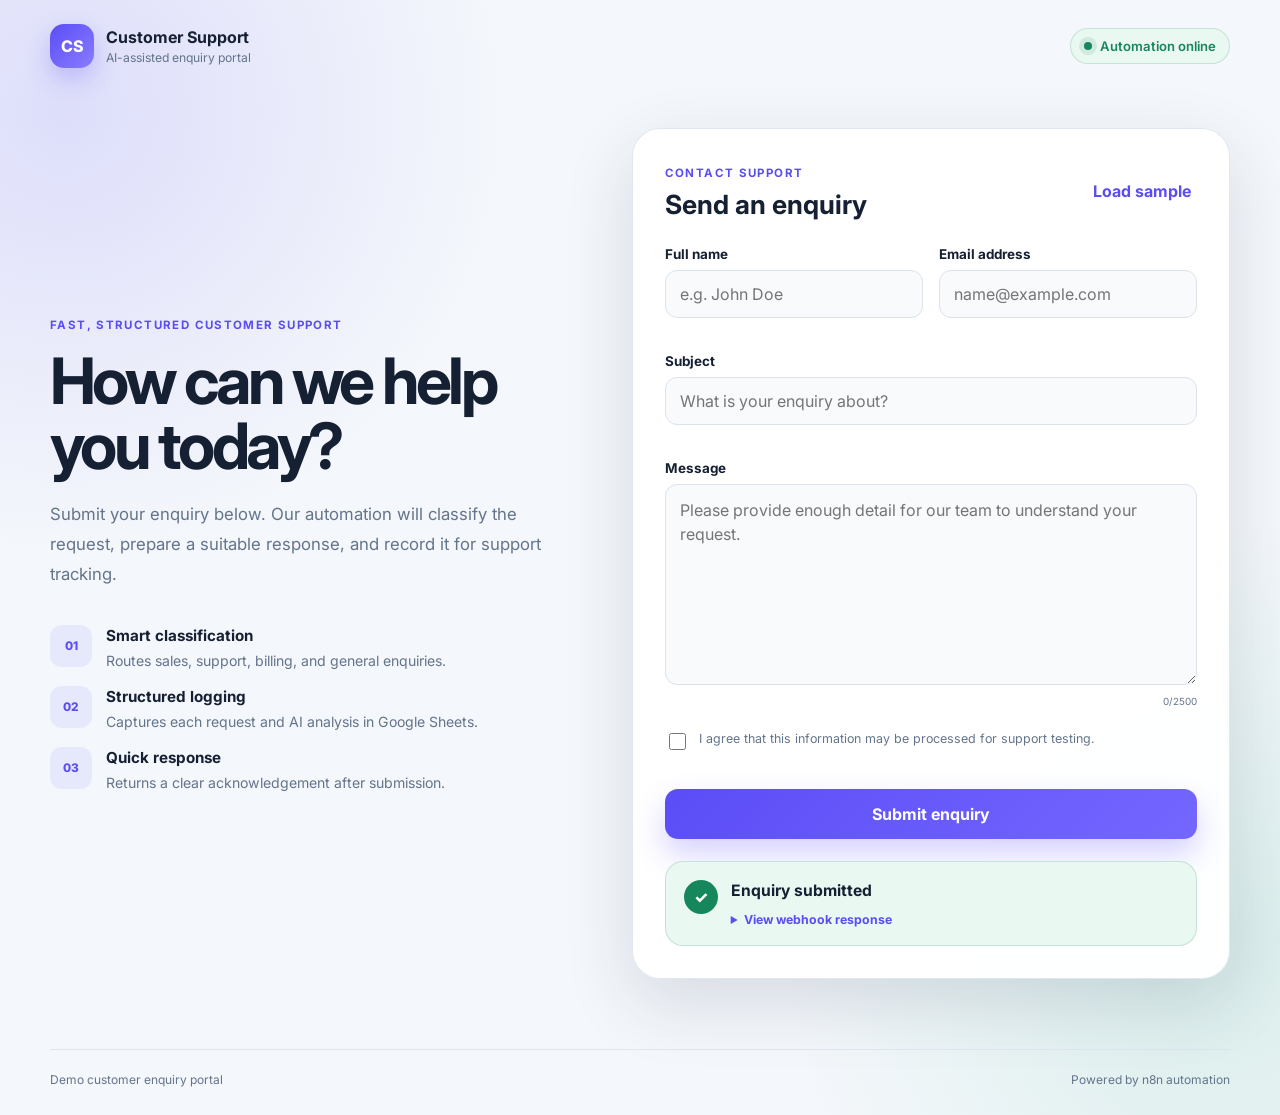
<file: index.html>
<!DOCTYPE html>
<html lang="en">
<head>
  <meta charset="UTF-8" />
  <meta name="viewport" content="width=device-width, initial-scale=1.0" />
  <meta name="description" content="Customer enquiry form for testing an n8n AI customer support webhook." />
  <title>Customer Support | Enquiry Portal</title>
  <link rel="preconnect" href="https://fonts.googleapis.com" />
  <link rel="preconnect" href="https://fonts.gstatic.com" crossorigin />
  <link href="https://fonts.googleapis.com/css2?family=Inter:wght@400;500;600;700&display=swap" rel="stylesheet" />
  <link rel="stylesheet" href="styles.css" />
</head>
<body>
  <div class="page-shell">
    <header class="topbar">
      <a class="brand" href="#" aria-label="Customer Support home">
        <span class="brand-mark">CS</span>
        <span><strong>Customer Support</strong><small>AI-assisted enquiry portal</small></span>
      </a>
      <span class="status-pill"><span class="status-dot"></span>Automation online</span>
    </header>

    <main class="main-content">
      <section class="hero">
        <div class="hero-copy">
          <span class="eyebrow">Fast, structured customer support</span>
          <h1>How can we help you today?</h1>
          <p>Submit your enquiry below. Our automation will classify the request, prepare a suitable response, and record it for support tracking.</p>

          <div class="feature-grid">
            <article><span class="feature-icon">01</span><div><h2>Smart classification</h2><p>Routes sales, support, billing, and general enquiries.</p></div></article>
            <article><span class="feature-icon">02</span><div><h2>Structured logging</h2><p>Captures each request and AI analysis in Google Sheets.</p></div></article>
            <article><span class="feature-icon">03</span><div><h2>Quick response</h2><p>Returns a clear acknowledgement after submission.</p></div></article>
          </div>
        </div>

        <section class="form-card" aria-labelledby="form-title">
          <div class="card-header">
            <div><span class="card-kicker">Contact support</span><h2 id="form-title">Send an enquiry</h2></div>
            <button id="loadSampleBtn" class="text-button" type="button">Load sample</button>
          </div>

          <form id="enquiryForm" novalidate>
            <div class="field-row">
              <div class="field-group">
                <label for="customerName">Full name</label>
                <input id="customerName" name="customer_name" type="text" autocomplete="name" placeholder="e.g. John Doe" required maxlength="100" />
                <small class="field-error" data-error-for="customerName"></small>
              </div>
              <div class="field-group">
                <label for="customerEmail">Email address</label>
                <input id="customerEmail" name="customer_email" type="email" autocomplete="email" placeholder="name@example.com" required maxlength="160" />
                <small class="field-error" data-error-for="customerEmail"></small>
              </div>
            </div>

            <div class="field-group">
              <label for="subject">Subject</label>
              <input id="subject" name="subject" type="text" placeholder="What is your enquiry about?" required maxlength="160" />
              <small class="field-error" data-error-for="subject"></small>
            </div>

            <div class="field-group">
              <label for="message">Message</label>
              <textarea id="message" name="message" rows="7" placeholder="Please provide enough detail for our team to understand your request." required minlength="10" maxlength="2500"></textarea>
              <div class="field-meta"><small class="field-error" data-error-for="message"></small><small><span id="characterCount">0</span>/2500</small></div>
            </div>

            <div class="consent-row">
              <input id="consent" type="checkbox" required />
              <label for="consent">I agree that this information may be processed for support testing.</label>
            </div>
            <small class="field-error" data-error-for="consent"></small>

            <button id="submitBtn" class="primary-button" type="submit"><span class="button-label">Submit enquiry</span><span class="button-spinner"></span></button>
          </form>

          <div id="resultPanel" class="result-panel" hidden aria-live="polite">
            <div class="result-icon" id="resultIcon">✓</div>
            <div><h3 id="resultTitle">Enquiry submitted</h3><p id="resultMessage"></p><details id="responseDetails"><summary>View webhook response</summary><pre id="responseOutput"></pre></details></div>
          </div>
        </section>
      </section>
    </main>

    <footer><span>Demo customer enquiry portal</span><span>Powered by n8n automation</span></footer>
  </div>
  <script src="script.js"></script>
</body>
</html>
</file>
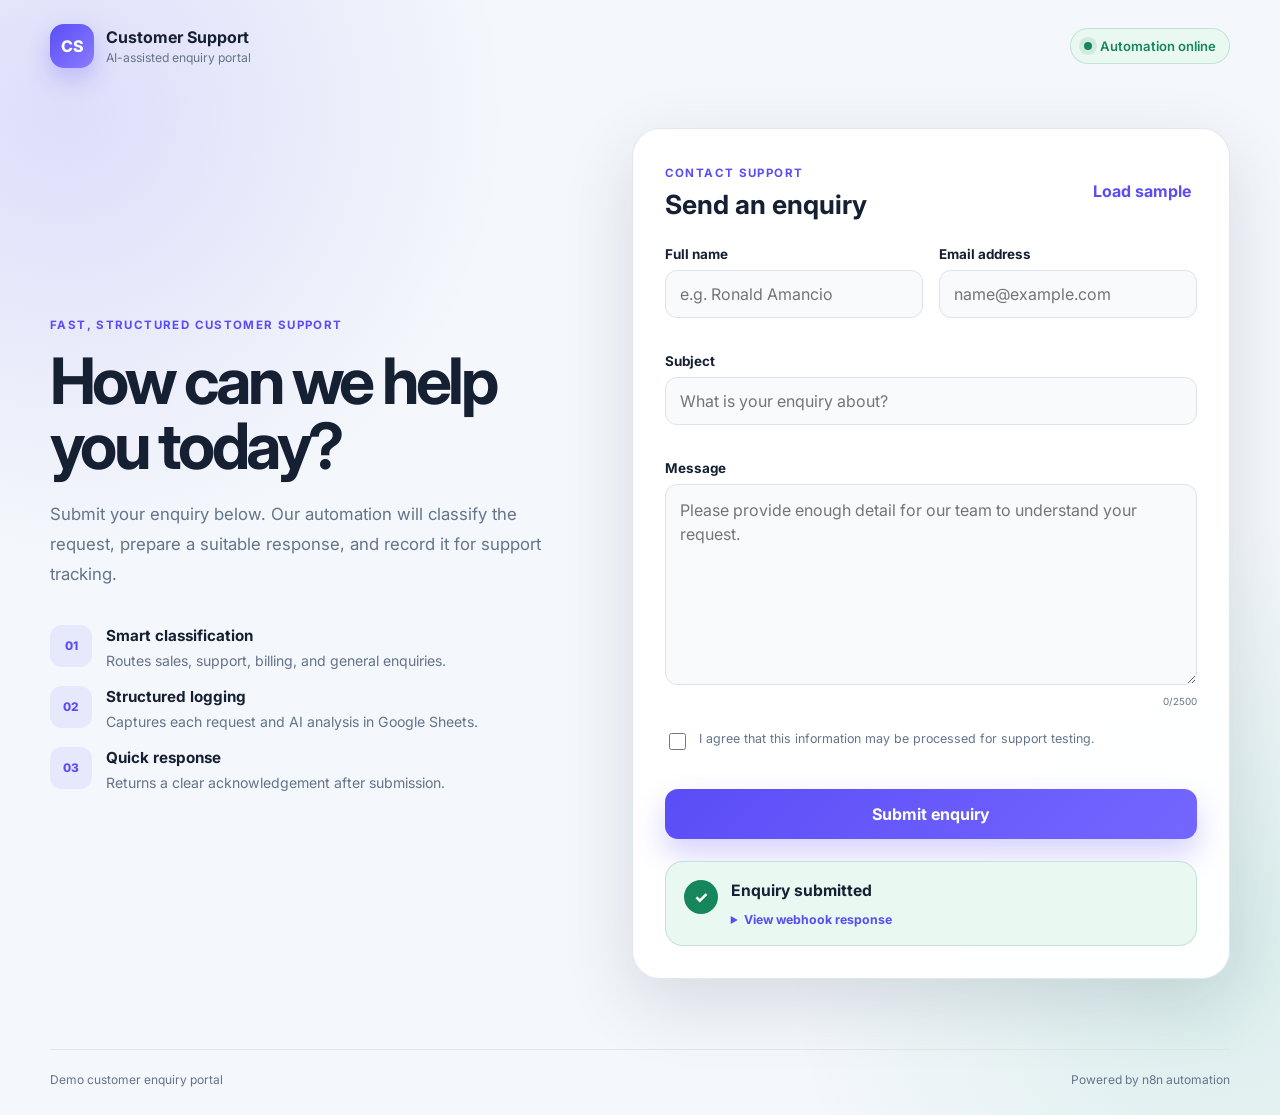
<file: customer-enquiry-webhook-demo/index.html>
<!DOCTYPE html>
<html lang="en">
<head>
  <meta charset="UTF-8" />
  <meta name="viewport" content="width=device-width, initial-scale=1.0" />
  <meta name="description" content="Customer enquiry form for testing an n8n AI customer support webhook." />
  <title>Customer Support | Enquiry Portal</title>
  <link rel="preconnect" href="https://fonts.googleapis.com" />
  <link rel="preconnect" href="https://fonts.gstatic.com" crossorigin />
  <link href="https://fonts.googleapis.com/css2?family=Inter:wght@400;500;600;700&display=swap" rel="stylesheet" />
  <link rel="stylesheet" href="styles.css" />
</head>
<body>
  <div class="page-shell">
    <header class="topbar">
      <a class="brand" href="#" aria-label="Customer Support home">
        <span class="brand-mark">CS</span>
        <span><strong>Customer Support</strong><small>AI-assisted enquiry portal</small></span>
      </a>
      <span class="status-pill"><span class="status-dot"></span>Automation online</span>
    </header>

    <main class="main-content">
      <section class="hero">
        <div class="hero-copy">
          <span class="eyebrow">Fast, structured customer support</span>
          <h1>How can we help you today?</h1>
          <p>Submit your enquiry below. Our automation will classify the request, prepare a suitable response, and record it for support tracking.</p>

          <div class="feature-grid">
            <article><span class="feature-icon">01</span><div><h2>Smart classification</h2><p>Routes sales, support, billing, and general enquiries.</p></div></article>
            <article><span class="feature-icon">02</span><div><h2>Structured logging</h2><p>Captures each request and AI analysis in Google Sheets.</p></div></article>
            <article><span class="feature-icon">03</span><div><h2>Quick response</h2><p>Returns a clear acknowledgement after submission.</p></div></article>
          </div>
        </div>

        <section class="form-card" aria-labelledby="form-title">
          <div class="card-header">
            <div><span class="card-kicker">Contact support</span><h2 id="form-title">Send an enquiry</h2></div>
            <button id="loadSampleBtn" class="text-button" type="button">Load sample</button>
          </div>

          <form id="enquiryForm" novalidate>
            <div class="field-row">
              <div class="field-group">
                <label for="customerName">Full name</label>
                <input id="customerName" name="customer_name" type="text" autocomplete="name" placeholder="e.g. Ronald Amancio" required maxlength="100" />
                <small class="field-error" data-error-for="customerName"></small>
              </div>
              <div class="field-group">
                <label for="customerEmail">Email address</label>
                <input id="customerEmail" name="customer_email" type="email" autocomplete="email" placeholder="name@example.com" required maxlength="160" />
                <small class="field-error" data-error-for="customerEmail"></small>
              </div>
            </div>

            <div class="field-group">
              <label for="subject">Subject</label>
              <input id="subject" name="subject" type="text" placeholder="What is your enquiry about?" required maxlength="160" />
              <small class="field-error" data-error-for="subject"></small>
            </div>

            <div class="field-group">
              <label for="message">Message</label>
              <textarea id="message" name="message" rows="7" placeholder="Please provide enough detail for our team to understand your request." required minlength="10" maxlength="2500"></textarea>
              <div class="field-meta"><small class="field-error" data-error-for="message"></small><small><span id="characterCount">0</span>/2500</small></div>
            </div>

            <div class="consent-row">
              <input id="consent" type="checkbox" required />
              <label for="consent">I agree that this information may be processed for support testing.</label>
            </div>
            <small class="field-error" data-error-for="consent"></small>

            <button id="submitBtn" class="primary-button" type="submit"><span class="button-label">Submit enquiry</span><span class="button-spinner"></span></button>
          </form>

          <div id="resultPanel" class="result-panel" hidden aria-live="polite">
            <div class="result-icon" id="resultIcon">✓</div>
            <div><h3 id="resultTitle">Enquiry submitted</h3><p id="resultMessage"></p><details id="responseDetails"><summary>View webhook response</summary><pre id="responseOutput"></pre></details></div>
          </div>
        </section>
      </section>
    </main>

    <footer><span>Demo customer enquiry portal</span><span>Powered by n8n automation</span></footer>
  </div>
  <script src="script.js"></script>
</body>
</html>
</file>
<file: styles.css>
:root{--bg:#f4f7fb;--surface:#fff;--muted:#64748b;--text:#162033;--line:#dbe3ee;--primary:#5b4df6;--primary-dark:#4436db;--success:#16865c;--success-soft:#e9f8f1;--danger:#c73a45;--danger-soft:#fff0f1;--shadow:0 24px 70px rgba(35,50,80,.14)}
*{box-sizing:border-box}body{margin:0;min-height:100vh;font-family:Inter,system-ui,sans-serif;color:var(--text);background:radial-gradient(circle at 5% 10%,rgba(91,77,246,.15),transparent 28%),radial-gradient(circle at 95% 85%,rgba(26,168,119,.12),transparent 28%),var(--bg)}button,input,textarea{font:inherit}button{cursor:pointer}.page-shell{min-height:100vh;display:flex;flex-direction:column}.topbar,.main-content,footer{width:min(1180px,calc(100% - 40px));margin:0 auto}.topbar{padding:24px 0;display:flex;align-items:center;justify-content:space-between}.brand{color:inherit;text-decoration:none;display:flex;align-items:center;gap:12px}.brand-mark{width:44px;height:44px;display:grid;place-items:center;border-radius:14px;font-weight:800;color:#fff;background:linear-gradient(135deg,var(--primary),#8a7cff);box-shadow:0 10px 25px rgba(91,77,246,.28)}.brand strong,.brand small{display:block}.brand small{margin-top:3px;color:var(--muted);font-size:.76rem}.status-pill{display:flex;align-items:center;gap:8px;border:1px solid rgba(22,134,92,.18);padding:9px 13px;border-radius:999px;background:rgba(233,248,241,.9);color:var(--success);font-size:.82rem;font-weight:600}.status-dot{width:8px;height:8px;border-radius:50%;background:var(--success);box-shadow:0 0 0 5px rgba(22,134,92,.12)}.main-content{flex:1;display:grid;align-items:center;padding:36px 0 70px}.hero{display:grid;grid-template-columns:minmax(0,.92fr) minmax(440px,1.08fr);gap:72px;align-items:center}.eyebrow,.card-kicker{color:var(--primary);font-weight:700;text-transform:uppercase;letter-spacing:.12em;font-size:.72rem}.hero-copy h1{margin:15px 0 20px;font-size:clamp(2.6rem,5vw,4.9rem);line-height:1.02;letter-spacing:-.055em}.hero-copy>p{color:var(--muted);font-size:1.05rem;line-height:1.8}.feature-grid{margin-top:36px;display:grid;gap:14px}.feature-grid article{display:flex;gap:14px}.feature-icon{flex:0 0 42px;height:42px;display:grid;place-items:center;border-radius:12px;background:rgba(91,77,246,.09);color:var(--primary);font-size:.74rem;font-weight:800}.feature-grid h2{margin:1px 0 5px;font-size:.95rem}.feature-grid p{margin:0;color:var(--muted);font-size:.88rem;line-height:1.55}.form-card{padding:32px;border:1px solid rgba(219,227,238,.85);border-radius:28px;background:rgba(255,255,255,.96);box-shadow:var(--shadow)}.card-header{margin-bottom:26px;display:flex;justify-content:space-between;gap:20px}.card-header h2{margin:7px 0 0;font-size:1.65rem}.text-button{border:0;background:transparent;color:var(--primary);font-weight:700}.field-row{display:grid;grid-template-columns:1fr 1fr;gap:16px}.field-group{margin-bottom:17px}.field-group label{display:block;margin-bottom:8px;font-size:.84rem;font-weight:700}input,textarea{width:100%;border:1px solid var(--line);border-radius:12px;background:#f8fafc;color:var(--text);padding:13px 14px;outline:none;transition:.18s}textarea{resize:vertical;min-height:150px;line-height:1.55}input:focus,textarea:focus{border-color:var(--primary);background:#fff;box-shadow:0 0 0 4px rgba(91,77,246,.11)}input.invalid,textarea.invalid{border-color:var(--danger);background:var(--danger-soft)}.field-meta{margin-top:6px;display:flex;justify-content:space-between;color:var(--muted);font-size:.74rem}.field-error{display:block;min-height:1em;margin-top:6px;color:var(--danger);font-size:.74rem}.consent-row{display:flex;align-items:flex-start;gap:10px}.consent-row input{width:17px;height:17px;accent-color:var(--primary)}.consent-row label{color:var(--muted);font-size:.78rem;line-height:1.5}.primary-button{width:100%;min-height:50px;margin-top:18px;border:0;border-radius:13px;display:flex;align-items:center;justify-content:center;gap:10px;color:#fff;background:linear-gradient(135deg,var(--primary),#7467ff);font-weight:700;box-shadow:0 15px 30px rgba(91,77,246,.25)}.primary-button:disabled{opacity:.72}.button-spinner{display:none;width:18px;height:18px;border:2px solid rgba(255,255,255,.38);border-top-color:#fff;border-radius:50%;animation:spin .8s linear infinite}.primary-button.loading .button-spinner{display:inline-block}@keyframes spin{to{transform:rotate(360deg)}}.result-panel{margin-top:22px;padding:18px;border:1px solid rgba(22,134,92,.18);border-radius:18px;background:var(--success-soft);display:flex;gap:13px}.result-panel.error{border-color:rgba(199,58,69,.2);background:var(--danger-soft)}.result-icon{flex:0 0 34px;height:34px;display:grid;place-items:center;border-radius:50%;background:var(--success);color:#fff;font-weight:800}.result-panel.error .result-icon{background:var(--danger)}.result-panel h3{margin:1px 0 6px;font-size:.98rem}.result-panel p{margin:0;color:var(--muted);font-size:.82rem;line-height:1.55}details{margin-top:12px}summary{color:var(--primary);cursor:pointer;font-size:.77rem;font-weight:700}pre{overflow:auto;max-height:240px;margin:10px 0 0;padding:12px;border-radius:10px;color:#dce6f5;background:#172033;font-size:.72rem;white-space:pre-wrap;word-break:break-word}footer{padding:22px 0 28px;border-top:1px solid rgba(219,227,238,.85);display:flex;justify-content:space-between;color:var(--muted);font-size:.75rem}@media(max-width:940px){.hero{grid-template-columns:1fr;gap:42px}.hero-copy{text-align:center}.feature-grid{max-width:600px;margin:36px auto 0;text-align:left}}@media(max-width:620px){.topbar,.main-content,footer{width:min(100% - 24px,1180px)}.status-pill{display:none}.hero-copy h1{font-size:2.45rem}.form-card{padding:23px 18px}.field-row{grid-template-columns:1fr;gap:0}footer{flex-direction:column;text-align:center;gap:8px}}
</file>
<file: customer-enquiry-webhook-demo/styles.css>
:root{--bg:#f4f7fb;--surface:#fff;--muted:#64748b;--text:#162033;--line:#dbe3ee;--primary:#5b4df6;--primary-dark:#4436db;--success:#16865c;--success-soft:#e9f8f1;--danger:#c73a45;--danger-soft:#fff0f1;--shadow:0 24px 70px rgba(35,50,80,.14)}
*{box-sizing:border-box}body{margin:0;min-height:100vh;font-family:Inter,system-ui,sans-serif;color:var(--text);background:radial-gradient(circle at 5% 10%,rgba(91,77,246,.15),transparent 28%),radial-gradient(circle at 95% 85%,rgba(26,168,119,.12),transparent 28%),var(--bg)}button,input,textarea{font:inherit}button{cursor:pointer}.page-shell{min-height:100vh;display:flex;flex-direction:column}.topbar,.main-content,footer{width:min(1180px,calc(100% - 40px));margin:0 auto}.topbar{padding:24px 0;display:flex;align-items:center;justify-content:space-between}.brand{color:inherit;text-decoration:none;display:flex;align-items:center;gap:12px}.brand-mark{width:44px;height:44px;display:grid;place-items:center;border-radius:14px;font-weight:800;color:#fff;background:linear-gradient(135deg,var(--primary),#8a7cff);box-shadow:0 10px 25px rgba(91,77,246,.28)}.brand strong,.brand small{display:block}.brand small{margin-top:3px;color:var(--muted);font-size:.76rem}.status-pill{display:flex;align-items:center;gap:8px;border:1px solid rgba(22,134,92,.18);padding:9px 13px;border-radius:999px;background:rgba(233,248,241,.9);color:var(--success);font-size:.82rem;font-weight:600}.status-dot{width:8px;height:8px;border-radius:50%;background:var(--success);box-shadow:0 0 0 5px rgba(22,134,92,.12)}.main-content{flex:1;display:grid;align-items:center;padding:36px 0 70px}.hero{display:grid;grid-template-columns:minmax(0,.92fr) minmax(440px,1.08fr);gap:72px;align-items:center}.eyebrow,.card-kicker{color:var(--primary);font-weight:700;text-transform:uppercase;letter-spacing:.12em;font-size:.72rem}.hero-copy h1{margin:15px 0 20px;font-size:clamp(2.6rem,5vw,4.9rem);line-height:1.02;letter-spacing:-.055em}.hero-copy>p{color:var(--muted);font-size:1.05rem;line-height:1.8}.feature-grid{margin-top:36px;display:grid;gap:14px}.feature-grid article{display:flex;gap:14px}.feature-icon{flex:0 0 42px;height:42px;display:grid;place-items:center;border-radius:12px;background:rgba(91,77,246,.09);color:var(--primary);font-size:.74rem;font-weight:800}.feature-grid h2{margin:1px 0 5px;font-size:.95rem}.feature-grid p{margin:0;color:var(--muted);font-size:.88rem;line-height:1.55}.form-card{padding:32px;border:1px solid rgba(219,227,238,.85);border-radius:28px;background:rgba(255,255,255,.96);box-shadow:var(--shadow)}.card-header{margin-bottom:26px;display:flex;justify-content:space-between;gap:20px}.card-header h2{margin:7px 0 0;font-size:1.65rem}.text-button{border:0;background:transparent;color:var(--primary);font-weight:700}.field-row{display:grid;grid-template-columns:1fr 1fr;gap:16px}.field-group{margin-bottom:17px}.field-group label{display:block;margin-bottom:8px;font-size:.84rem;font-weight:700}input,textarea{width:100%;border:1px solid var(--line);border-radius:12px;background:#f8fafc;color:var(--text);padding:13px 14px;outline:none;transition:.18s}textarea{resize:vertical;min-height:150px;line-height:1.55}input:focus,textarea:focus{border-color:var(--primary);background:#fff;box-shadow:0 0 0 4px rgba(91,77,246,.11)}input.invalid,textarea.invalid{border-color:var(--danger);background:var(--danger-soft)}.field-meta{margin-top:6px;display:flex;justify-content:space-between;color:var(--muted);font-size:.74rem}.field-error{display:block;min-height:1em;margin-top:6px;color:var(--danger);font-size:.74rem}.consent-row{display:flex;align-items:flex-start;gap:10px}.consent-row input{width:17px;height:17px;accent-color:var(--primary)}.consent-row label{color:var(--muted);font-size:.78rem;line-height:1.5}.primary-button{width:100%;min-height:50px;margin-top:18px;border:0;border-radius:13px;display:flex;align-items:center;justify-content:center;gap:10px;color:#fff;background:linear-gradient(135deg,var(--primary),#7467ff);font-weight:700;box-shadow:0 15px 30px rgba(91,77,246,.25)}.primary-button:disabled{opacity:.72}.button-spinner{display:none;width:18px;height:18px;border:2px solid rgba(255,255,255,.38);border-top-color:#fff;border-radius:50%;animation:spin .8s linear infinite}.primary-button.loading .button-spinner{display:inline-block}@keyframes spin{to{transform:rotate(360deg)}}.result-panel{margin-top:22px;padding:18px;border:1px solid rgba(22,134,92,.18);border-radius:18px;background:var(--success-soft);display:flex;gap:13px}.result-panel.error{border-color:rgba(199,58,69,.2);background:var(--danger-soft)}.result-icon{flex:0 0 34px;height:34px;display:grid;place-items:center;border-radius:50%;background:var(--success);color:#fff;font-weight:800}.result-panel.error .result-icon{background:var(--danger)}.result-panel h3{margin:1px 0 6px;font-size:.98rem}.result-panel p{margin:0;color:var(--muted);font-size:.82rem;line-height:1.55}details{margin-top:12px}summary{color:var(--primary);cursor:pointer;font-size:.77rem;font-weight:700}pre{overflow:auto;max-height:240px;margin:10px 0 0;padding:12px;border-radius:10px;color:#dce6f5;background:#172033;font-size:.72rem;white-space:pre-wrap;word-break:break-word}footer{padding:22px 0 28px;border-top:1px solid rgba(219,227,238,.85);display:flex;justify-content:space-between;color:var(--muted);font-size:.75rem}@media(max-width:940px){.hero{grid-template-columns:1fr;gap:42px}.hero-copy{text-align:center}.feature-grid{max-width:600px;margin:36px auto 0;text-align:left}}@media(max-width:620px){.topbar,.main-content,footer{width:min(100% - 24px,1180px)}.status-pill{display:none}.hero-copy h1{font-size:2.45rem}.form-card{padding:23px 18px}.field-row{grid-template-columns:1fr;gap:0}footer{flex-direction:column;text-align:center;gap:8px}}
</file>
